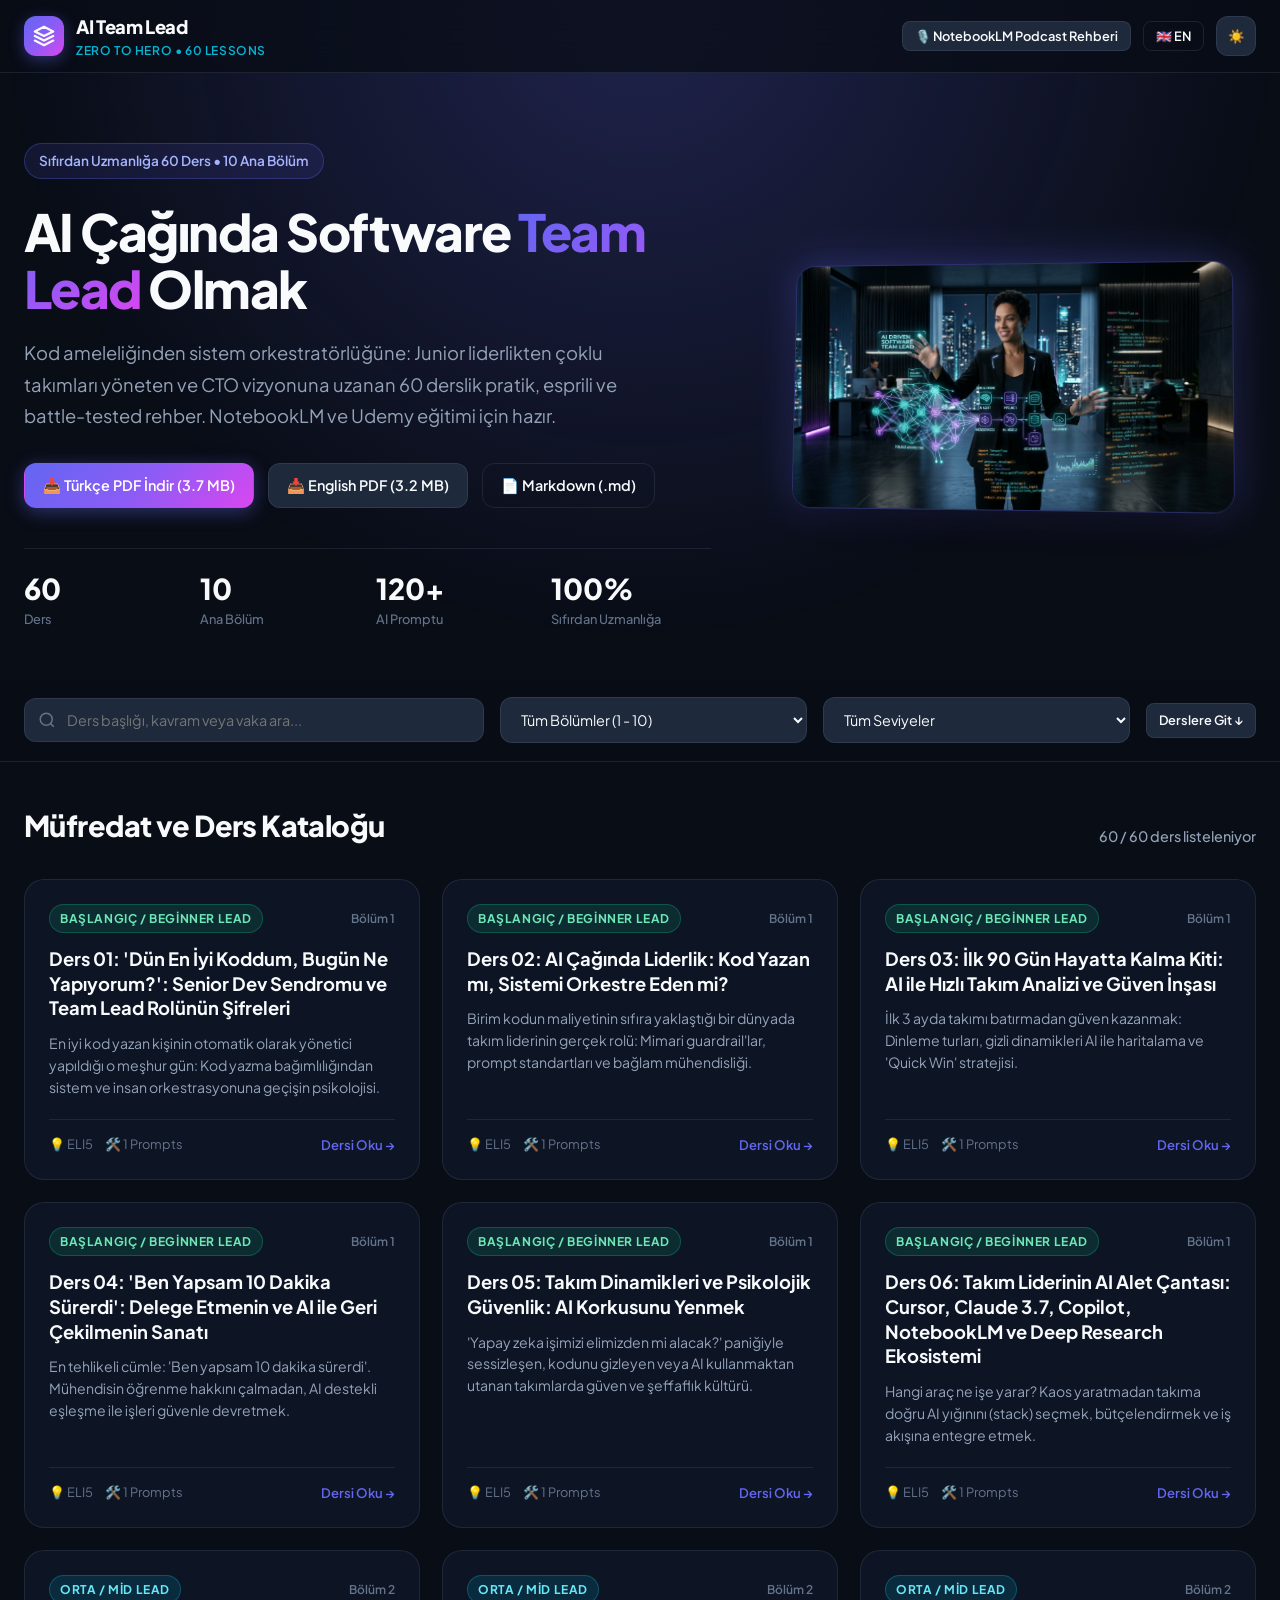
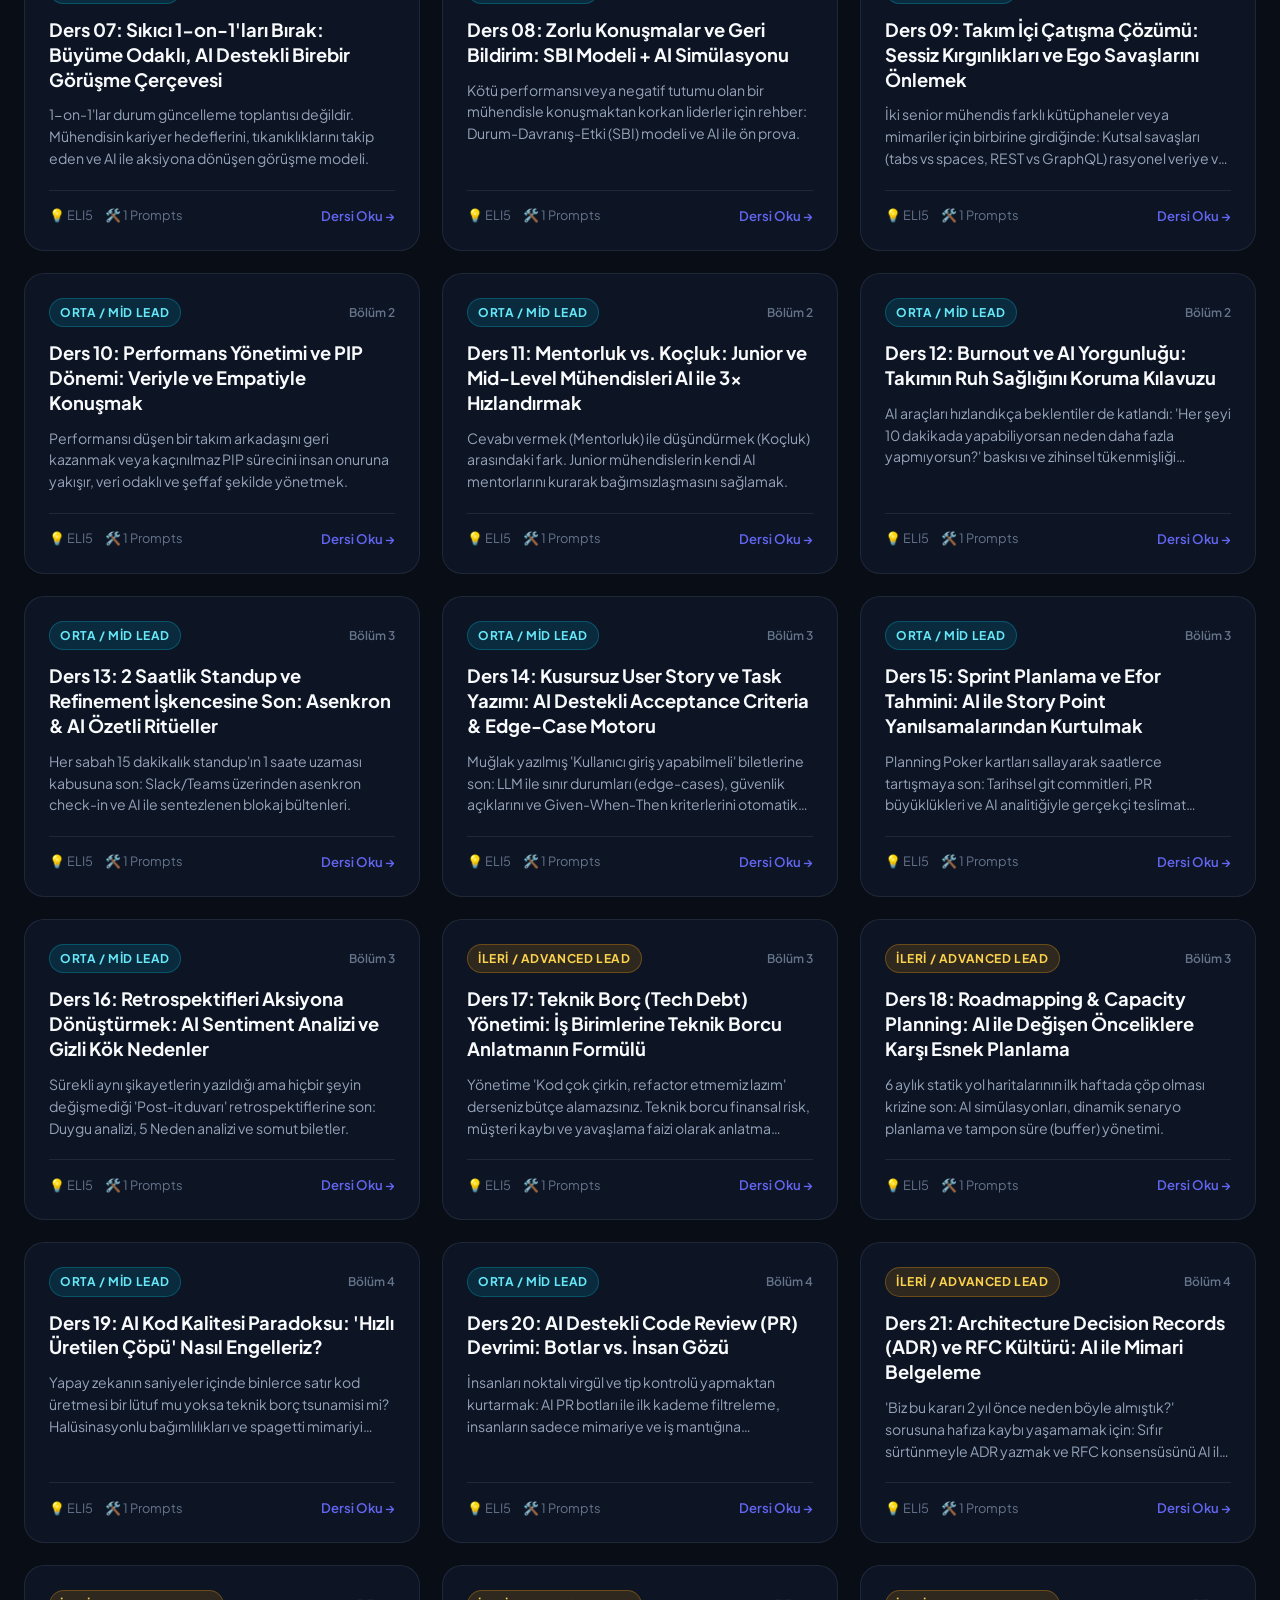
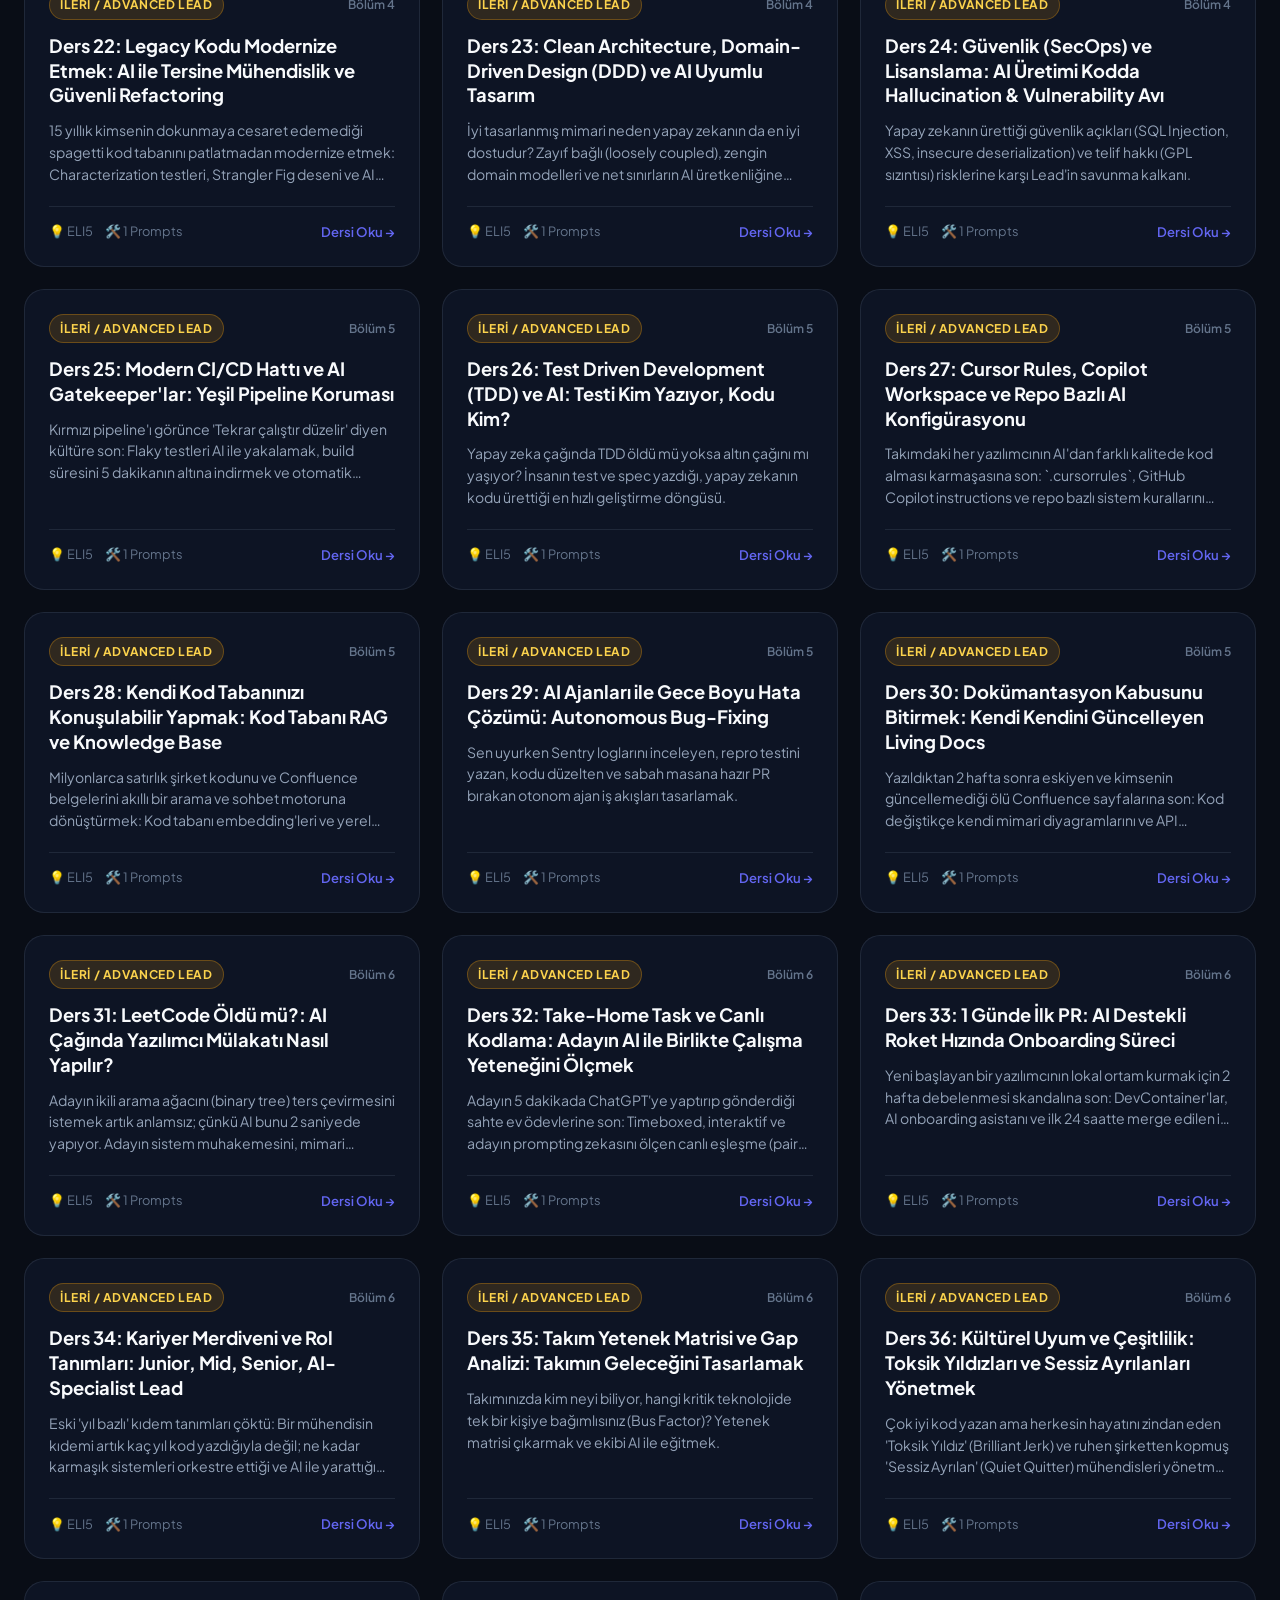
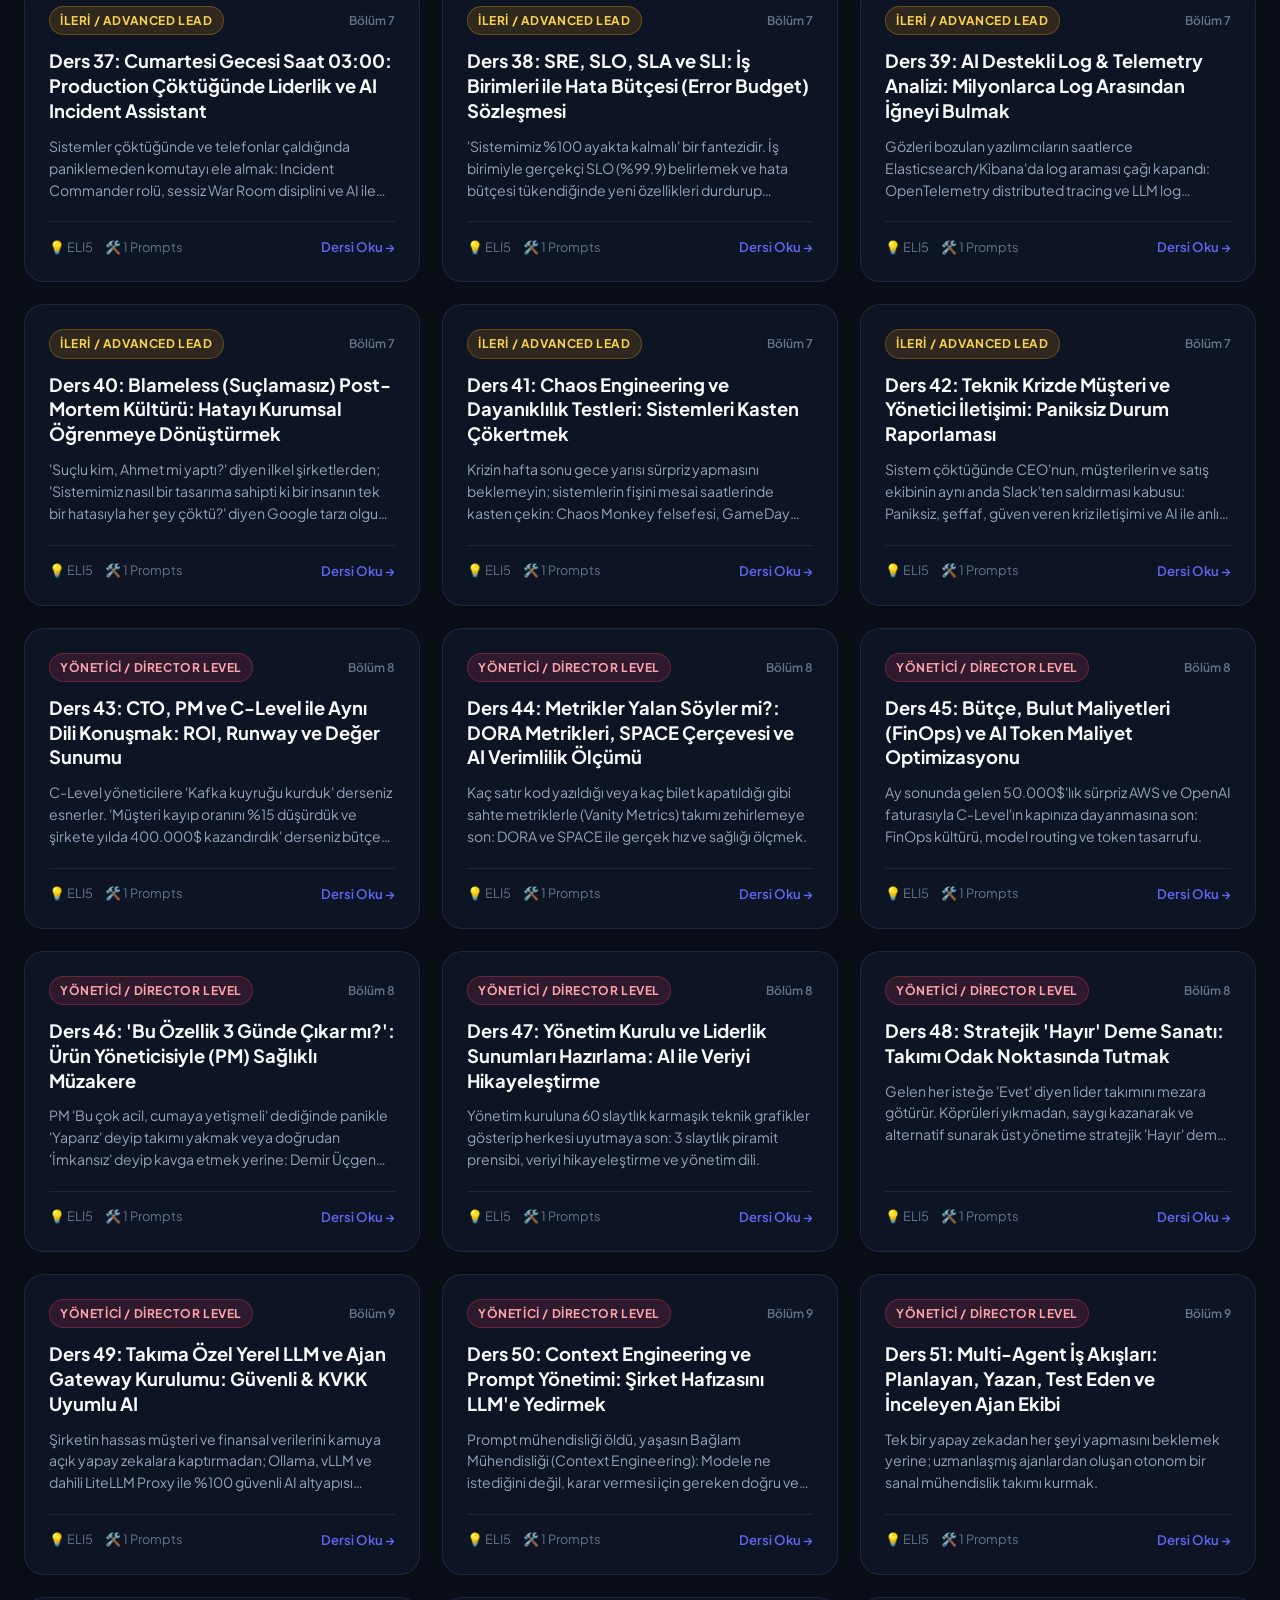
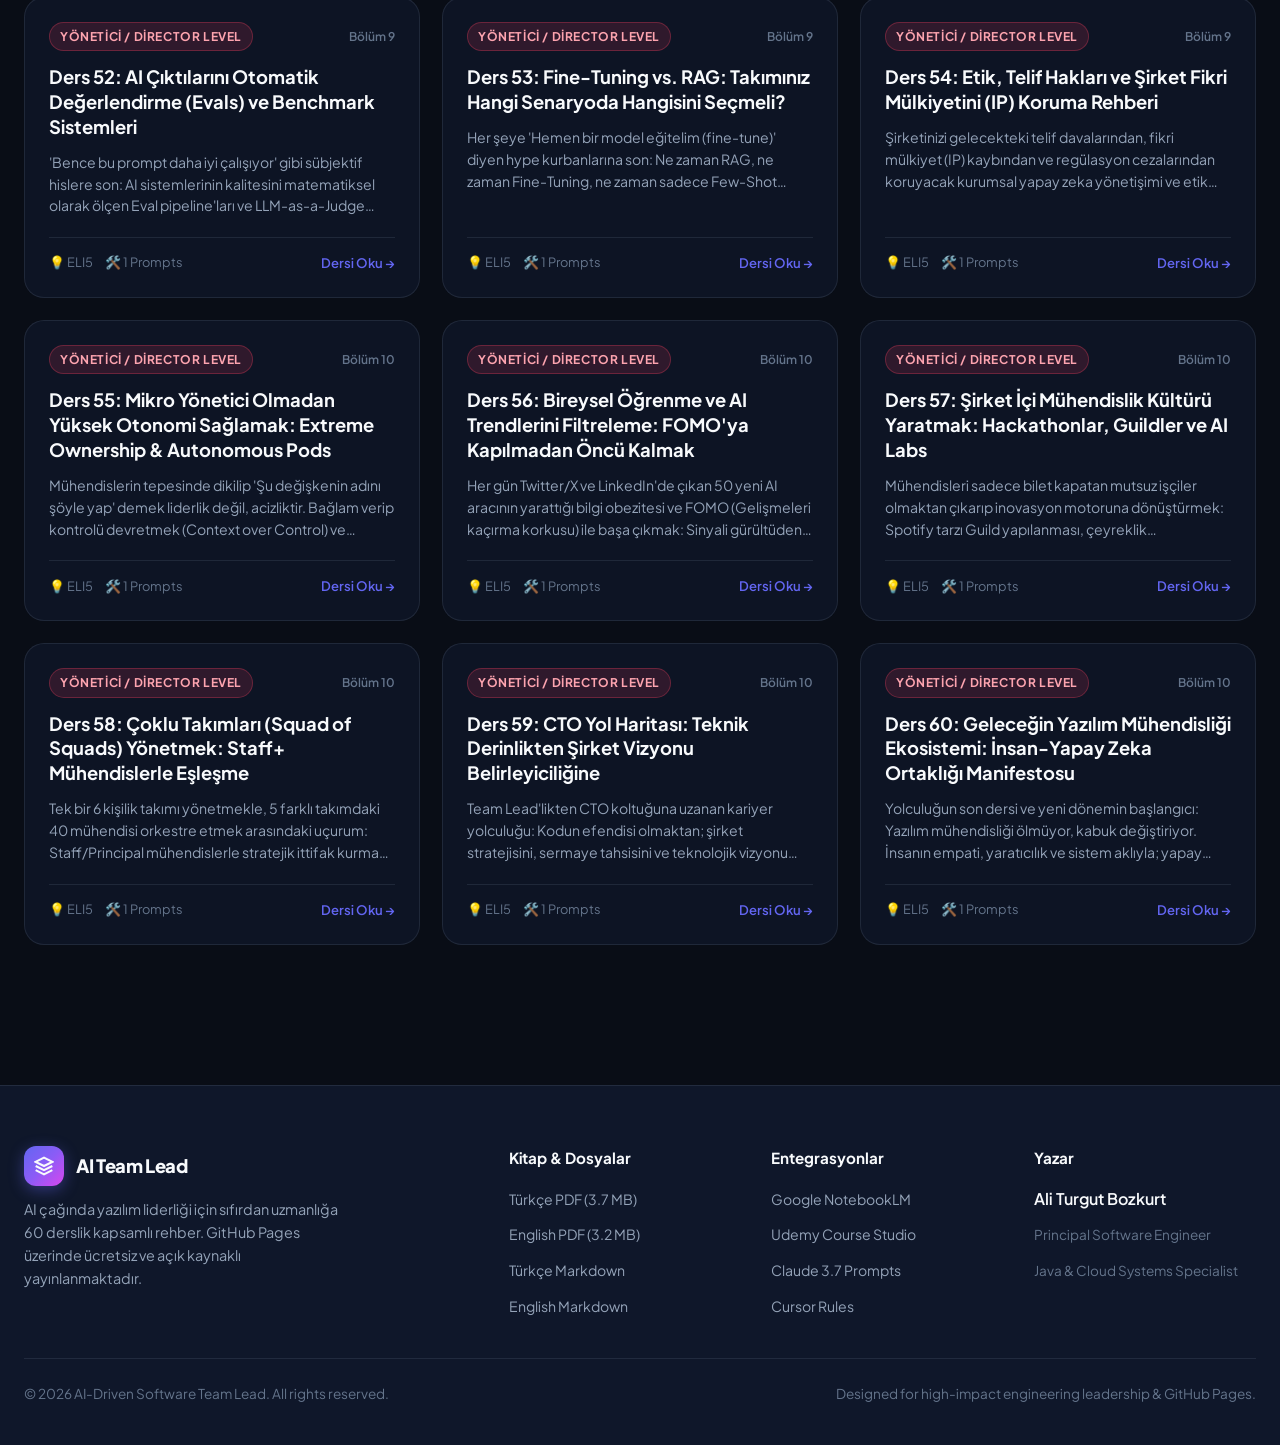
<file: index.html>
<!DOCTYPE html>
<html lang="tr" data-theme="dark">
<head>
  <meta charset="utf-8">
  <meta name="viewport" content="width=device-width, initial-scale=1.0">
  <title>AI Çağında Software Team Lead Olmak | Sıfırdan Uzmanlığa 60 Ders</title>
  
  <!-- SEO Meta Tags -->
  <meta name="description" content="AI Çağında Software Team Lead Olmak: Junior liderlikten çoklu takımlara ve CTO vizyonuna uzanan, 10 ana bölüm ve 60 pratik derslik rehber. NotebookLM ve Udemy eğitimi için hazır.">
  <meta name="keywords" content="Software Team Lead, AI Driven Engineering, Multi-Agent Systems, Tech Lead, Engineering Manager, CTO, DORA, System Design, NotebookLM, Udemy">
  <meta name="author" content="Ali Turgut Bozkurt">

  <!-- OpenGraph Social Tags -->
  <meta property="og:title" content="AI Çağında Software Team Lead Olmak | 60 Derslik Rehber">
  <meta property="og:description" content="Kod ameleliğinden sistem orkestratörlüğüne: Sıfırdan uzmanlığa modern yazılım liderliği.">
  <meta property="og:image" content="assets/cover.jpg">
  <meta property="og:type" content="website">

  <!-- Modern Fonts -->
  <link rel="preconnect" href="https://fonts.googleapis.com">
  <link rel="preconnect" href="https://fonts.gstatic.com" crossorigin>
  <link href="https://fonts.googleapis.com/css2?family=Plus+Jakarta+Sans:wght@300;400;500;600;700;800&family=JetBrains+Mono:wght@400;500;600&display=swap" rel="stylesheet">

  <link rel="stylesheet" href="styles.css">
</head>
<body>

  <!-- Ambient Backdrop Glow -->
  <div class="ambient-glow"></div>

  <!-- Navigation Bar -->
  <header class="navbar">
    <div class="container nav-content">
      <a href="#" class="logo-group">
        <div class="logo-icon">
          <svg width="22" height="22" viewBox="0 0 24 24" fill="none" stroke="currentColor" stroke-width="2.5" stroke-linecap="round" stroke-linejoin="round">
            <polygon points="12 2 2 7 12 12 22 7 12 2"></polygon>
            <polyline points="2 17 12 22 22 17"></polyline>
            <polyline points="2 12 12 17 22 12"></polyline>
          </svg>
        </div>
        <div>
          <div class="logo-text">AI Team Lead</div>
          <div class="logo-tag">Zero to Hero • 60 Lessons</div>
        </div>
      </a>

      <div class="nav-actions">
        <!-- NotebookLM Guide -->
        <button id="notebookLmBtn" class="btn btn-secondary btn-sm" data-i18n="btnNotebookLm">
          🎙️ NotebookLM
        </button>

        <!-- Language Toggle -->
        <button id="langToggle" class="btn btn-outline btn-sm">
          🇬🇧 EN
        </button>

        <!-- Theme Toggle -->
        <button id="themeToggle" class="btn-icon" aria-label="Toggle Theme">
          ☀️
        </button>
      </div>
    </div>
  </header>

  <!-- Hero Section -->
  <main>
    <section class="hero">
      <div class="container hero-grid">
        <div class="hero-left">
          <div class="hero-badge" data-i18n="heroBadge">
            ✨ Sıfırdan Uzmanlığa 60 Ders • 10 Ana Bölüm
          </div>
          <h1 class="hero-title" data-i18n="heroTitle">
            AI Çağında Software <span class="text-gradient">Team Lead</span> Olmak
          </h1>
          <p class="hero-description" data-i18n="heroDesc">
            Kod ameleliğinden sistem orkestratörlüğüne: Junior liderlikten çoklu takımları yöneten ve CTO vizyonuna uzanan 60 derslik pratik, esprili ve battle-tested rehber. NotebookLM ve Udemy eğitimi için hazır.
          </p>

          <div class="hero-actions">
            <a href="books/AI_Driven_Software_Team_Lead_TR.pdf" download class="btn btn-primary" data-i18n="btnDownloadPdf">
              📥 Türkçe PDF İndir (3.7 MB)
            </a>
            <a href="books/AI_Driven_Software_Team_Lead_EN.pdf" download class="btn btn-secondary" data-i18n="btnDownloadEnPdf">
              📥 English PDF (3.2 MB)
            </a>
            <a href="books/AI_Driven_Software_Team_Lead_TR.md" download class="btn btn-outline">
              📄 Markdown (.md)
            </a>
          </div>

          <div class="hero-stats">
            <div class="stat-item">
              <span class="stat-value">60</span>
              <span class="stat-label" data-i18n="statLessons">Ders</span>
            </div>
            <div class="stat-item">
              <span class="stat-value">10</span>
              <span class="stat-label" data-i18n="statModules">Ana Bölüm</span>
            </div>
            <div class="stat-item">
              <span class="stat-value">120+</span>
              <span class="stat-label" data-i18n="statPrompts">AI Promptu</span>
            </div>
            <div class="stat-item">
              <span class="stat-value">100%</span>
              <span class="stat-label" data-i18n="statZeroToHero">Sıfırdan Uzmanlığa</span>
            </div>
          </div>
        </div>

        <div class="hero-right book-showcase">
          <div class="book-card">
            <img src="assets/cover.jpg" alt="AI Driven Software Team Lead Book Cover">
          </div>
        </div>
      </div>
    </section>

    <!-- Controls Toolbar (Search & Filter) -->
    <section class="controls-bar">
      <div class="container controls-grid">
        <!-- Live Search -->
        <div class="search-wrapper">
          <svg class="search-icon" width="18" height="18" viewBox="0 0 24 24" fill="none" stroke="currentColor" stroke-width="2">
            <circle cx="11" cy="11" r="8"></circle>
            <line x1="21" y1="21" x2="16.65" y2="16.65"></line>
          </svg>
          <input type="text" id="searchInput" class="search-input" placeholder="Ders başlığı, kavram veya vaka ara...">
        </div>

        <!-- Module Filter -->
        <div>
          <select id="moduleFilter" class="select-input">
            <option value="all">Tüm Bölümler (1 - 10)</option>
          </select>
        </div>

        <!-- Level Filter -->
        <div>
          <select id="levelFilter" class="select-input">
            <option value="all">Tüm Seviyeler</option>
            <option value="başlangıç">Başlangıç / Beginner</option>
            <option value="orta">Orta / Mid Level</option>
            <option value="ileri">İleri / Advanced</option>
            <option value="yönetici">Yönetici / Director / CTO</option>
          </select>
        </div>

        <!-- Download Dropdown -->
        <div>
          <a href="#curriculum" class="btn btn-secondary btn-sm" onclick="window.scrollTo({top: 600, behavior: 'smooth'})">
            Derslere Git ↓
          </a>
        </div>
      </div>
    </section>

    <!-- Curriculum Section -->
    <section id="curriculum" class="curriculum-section">
      <div class="container">
        <div class="section-header">
          <div>
            <h2 class="section-title" data-i18n="curriculumTitle">Müfredat ve Ders Kataloğu</h2>
          </div>
          <div id="resultsCount" class="results-count">
            60 / 60 ders listeleniyor
          </div>
        </div>

        <!-- Grid of Lessons -->
        <div id="lessonsGrid" class="lessons-grid">
          <!-- Dynamically Rendered by app.js -->
        </div>
      </div>
    </section>
  </main>

  <!-- Interactive Lesson Modal Reader -->
  <div id="lessonModal" class="modal-overlay">
    <div class="modal-dialog">
      <div class="modal-header">
        <div class="modal-header-info">
          <button id="markReadBtn" class="btn btn-outline btn-sm">
            Okundu İşaretle
          </button>
        </div>
        <button id="modalClose" class="btn-icon" aria-label="Close Modal">✕</button>
      </div>

      <div id="modalBody" class="modal-body">
        <!-- Rendered by openLessonModal() -->
      </div>

      <div class="modal-footer">
        <button id="prevLessonBtn" class="btn btn-secondary btn-sm" data-i18n="prevLesson">
          ← Önceki Ders
        </button>
        <button id="nextLessonBtn" class="btn btn-primary btn-sm" data-i18n="nextLesson">
          Sonraki Ders →
        </button>
      </div>
    </div>
  </div>

  <!-- NotebookLM Audio Guide Modal -->
  <div id="notebookLmModal" class="modal-overlay">
    <div class="modal-dialog" style="max-width: 680px;">
      <div class="modal-header">
        <h3 style="font-size: 1.15rem; font-weight: 700; margin: 0;" data-i18n="notebookLmModalTitle">
          🎙️ NotebookLM ile Podcast Rehberi
        </h3>
        <button id="notebookLmClose" class="btn-icon" aria-label="Close">✕</button>
      </div>
      <div class="modal-body">
        <p style="font-size: 0.95rem; color: var(--text-secondary); margin-bottom: 20px; line-height: 1.6;">
          Bu kitaptaki her ders, Google NotebookLM'in <strong>Audio Overview</strong> özelliğine doğrudan beslenebilecek şekilde tasarlanmıştır. Bu sayede her ders için Udemy kursunuzda kullanabileceğiniz 2 sunuculu, eğlenceli ve derinlemesine İngilizce/Türkçe podcastler üretebilirsiniz.
        </p>

        <div class="steps-list" style="margin-bottom: 24px;">
          <div class="step-item">
            <div class="step-num">1</div>
            <div class="step-text" data-i18n="notebookLmStep1">Google NotebookLM'e (notebooklm.google.com) gidin ve yeni bir not defteri açın.</div>
          </div>
          <div class="step-item">
            <div class="step-num">2</div>
            <div class="step-text" data-i18n="notebookLmStep2">'Kaynak Ekle' butonuna basarak `books/tr/AI_Driven_Software_Team_Lead_TR.md` veya PDF dosyasını yükleyin.</div>
          </div>
          <div class="step-item">
            <div class="step-num">3</div>
            <div class="step-text" data-i18n="notebookLmStep3">'Audio Overview' bölümüne gelin, Customize/Özelleştir seçeneğine her dersin sonundaki özel podcast komutunu yapıştırın.</div>
          </div>
          <div class="step-item">
            <div class="step-num">4</div>
            <div class="step-text" data-i18n="notebookLmStep4">'Generate' butonuna basın: İki sanal AI sunucu dersin esprili ve derinlikli bir podcast özetini çıkarsın!</div>
          </div>
        </div>

        <div style="background: var(--bg-tertiary); padding: 16px; border-radius: var(--radius-md); border: 1px solid var(--border-color);">
          <strong style="font-size: 0.88rem; color: var(--accent-cyan);">💡 Udemy Eğitimi İpucu:</strong>
          <p style="font-size: 0.85rem; color: var(--text-secondary); margin-top: 6px;">
            NotebookLM'in ürettiği ses kaydını indirip her dersin başına veya sonuna "Audio Recap" (Sesli Özet) olarak ekleyebilir, dersin slaytlarını ise kitaptaki Given-When-Then ve Comparison tablolarından otomatik üretebilirsiniz.
          </p>
        </div>
      </div>
      <div class="modal-footer" style="justify-content: flex-end;">
        <button class="btn btn-primary btn-sm" onclick="elements.notebookLmClose.click()">
          Anladım, Harika!
        </button>
      </div>
    </div>
  </div>

  <!-- Toast Notification -->
  <div id="toast" class="toast">
    Prompt panoya kopyalandı! 📋
  </div>

  <!-- Footer -->
  <footer class="footer">
    <div class="container">
      <div class="footer-grid">
        <div class="footer-brand">
          <div class="logo-group" style="margin-bottom: 12px;">
            <div class="logo-icon">
              <svg width="20" height="20" viewBox="0 0 24 24" fill="none" stroke="currentColor" stroke-width="2.5">
                <polygon points="12 2 2 7 12 12 22 7 12 2"></polygon>
                <polyline points="2 17 12 22 22 17"></polyline>
                <polyline points="2 12 12 17 22 12"></polyline>
              </svg>
            </div>
            <span class="logo-text">AI Team Lead</span>
          </div>
          <p class="footer-desc">
            AI çağında yazılım liderliği için sıfırdan uzmanlığa 60 derslik kapsamlı rehber. GitHub Pages üzerinde ücretsiz ve açık kaynaklı yayınlanmaktadır.
          </p>
        </div>

        <div>
          <h4 class="footer-title">Kitap & Dosyalar</h4>
          <ul class="footer-links">
            <li><a href="books/AI_Driven_Software_Team_Lead_TR.pdf" download class="footer-link">Türkçe PDF (3.7 MB)</a></li>
            <li><a href="books/AI_Driven_Software_Team_Lead_EN.pdf" download class="footer-link">English PDF (3.2 MB)</a></li>
            <li><a href="books/AI_Driven_Software_Team_Lead_TR.md" download class="footer-link">Türkçe Markdown</a></li>
            <li><a href="books/AI_Driven_Software_Team_Lead_EN.md" download class="footer-link">English Markdown</a></li>
          </ul>
        </div>

        <div>
          <h4 class="footer-title">Entegrasyonlar</h4>
          <ul class="footer-links">
            <li><a href="https://notebooklm.google.com" target="_blank" rel="noreferrer" class="footer-link">Google NotebookLM</a></li>
            <li><a href="https://www.udemy.com" target="_blank" rel="noreferrer" class="footer-link">Udemy Course Studio</a></li>
            <li><a href="https://claude.ai" target="_blank" rel="noreferrer" class="footer-link">Claude 3.7 Prompts</a></li>
            <li><a href="https://cursor.com" target="_blank" rel="noreferrer" class="footer-link">Cursor Rules</a></li>
          </ul>
        </div>

        <div>
          <h4 class="footer-title">Yazar</h4>
          <ul class="footer-links">
            <li><span style="color: var(--text-primary); font-weight: 600;">Ali Turgut Bozkurt</span></li>
            <li><span style="color: var(--text-muted); font-size: 0.85rem;">Principal Software Engineer</span></li>
            <li><span style="color: var(--text-muted); font-size: 0.85rem;">Java & Cloud Systems Specialist</span></li>
          </ul>
        </div>
      </div>

      <div class="footer-bottom">
        <div>
          © 2026 AI-Driven Software Team Lead. All rights reserved.
        </div>
        <div>
          Designed for high-impact engineering leadership & GitHub Pages.
        </div>
      </div>
    </div>
  </footer>

  <!-- Scripts -->
  <script src="data.js"></script>
  <script src="app.js"></script>
</body>
</html>
</file>
<file: styles.css>
/* ===================================================================
   AI-Driven Software Team Lead - Design System & Modern UI
   =================================================================== */

:root {
  --font-sans: 'Plus Jakarta Sans', -apple-system, BlinkMacSystemFont, 'Segoe UI', Roboto, sans-serif;
  --font-mono: 'JetBrains Mono', monospace;

  /* Dark Theme Palette (Default) */
  --bg-primary: #090d16;
  --bg-secondary: #0f172a;
  --bg-tertiary: #1e293b;
  --bg-card: rgba(15, 23, 42, 0.75);
  --bg-card-hover: rgba(30, 41, 59, 0.85);
  --border-color: rgba(148, 163, 184, 0.14);
  --border-glow: rgba(99, 102, 241, 0.35);

  --text-primary: #f8fafc;
  --text-secondary: #94a3b8;
  --text-muted: #64748b;

  --accent-primary: #6366f1;
  --accent-secondary: #8b5cf6;
  --accent-cyan: #06b6d4;
  --accent-emerald: #10b981;
  --accent-amber: #f59e0b;
  --accent-rose: #f43f5e;

  --gradient-brand: linear-gradient(135deg, #6366f1 0%, #8b5cf6 50%, #d946ef 100%);
  --gradient-glow: radial-gradient(circle at 50% 0%, rgba(99, 102, 241, 0.25) 0%, transparent 70%);
  --shadow-card: 0 10px 30px -10px rgba(0, 0, 0, 0.5);
  --shadow-glow: 0 0 40px rgba(99, 102, 241, 0.3);

  --radius-sm: 8px;
  --radius-md: 12px;
  --radius-lg: 20px;
  --radius-xl: 28px;
  --radius-full: 9999px;

  --transition-fast: 0.15s ease;
  --transition-normal: 0.25s cubic-bezier(0.4, 0, 0.2, 1);
  --transition-smooth: 0.4s cubic-bezier(0.16, 1, 0.3, 1);
}

[data-theme="light"] {
  --bg-primary: #f8fafc;
  --bg-secondary: #ffffff;
  --bg-tertiary: #f1f5f9;
  --bg-card: rgba(255, 255, 255, 0.9);
  --bg-card-hover: #ffffff;
  --border-color: rgba(203, 213, 225, 0.7);
  --border-glow: rgba(99, 102, 241, 0.4);

  --text-primary: #0f172a;
  --text-secondary: #475569;
  --text-muted: #94a3b8;

  --shadow-card: 0 10px 30px -10px rgba(0, 0, 0, 0.08);
  --shadow-glow: 0 0 30px rgba(99, 102, 241, 0.15);
}

*, *::before, *::after {
  box-sizing: border-box;
  margin: 0;
  padding: 0;
}

html {
  scroll-behavior: smooth;
}

body {
  font-family: var(--font-sans);
  background-color: var(--bg-primary);
  color: var(--text-primary);
  line-height: 1.6;
  min-height: 100vh;
  overflow-x: hidden;
  transition: background-color var(--transition-normal), color var(--transition-normal);
}

/* Background Atmosphere */
.ambient-glow {
  position: fixed;
  top: 0;
  left: 50%;
  transform: translateX(-50%);
  width: 100vw;
  height: 650px;
  background: var(--gradient-glow);
  pointer-events: none;
  z-index: 0;
}

/* Container */
.container {
  max-width: 1280px;
  margin: 0 auto;
  padding: 0 24px;
  position: relative;
  z-index: 1;
}

/* Navigation */
.navbar {
  position: sticky;
  top: 0;
  z-index: 50;
  backdrop-filter: blur(16px);
  -webkit-backdrop-filter: blur(16px);
  background: rgba(9, 13, 22, 0.75);
  border-bottom: 1px solid var(--border-color);
  transition: background-color var(--transition-normal);
}

[data-theme="light"] .navbar {
  background: rgba(255, 255, 255, 0.85);
}

.nav-content {
  display: flex;
  align-items: center;
  justify-content: space-between;
  height: 72px;
}

.logo-group {
  display: flex;
  align-items: center;
  gap: 12px;
  text-decoration: none;
  color: var(--text-primary);
}

.logo-icon {
  width: 40px;
  height: 40px;
  border-radius: var(--radius-md);
  background: var(--gradient-brand);
  display: flex;
  align-items: center;
  justify-content: center;
  box-shadow: 0 4px 15px rgba(99, 102, 241, 0.4);
}

.logo-text {
  font-weight: 800;
  font-size: 1.15rem;
  letter-spacing: -0.02em;
}

.logo-tag {
  font-size: 0.75rem;
  font-weight: 600;
  color: var(--accent-cyan);
  text-transform: uppercase;
  letter-spacing: 0.05em;
}

.nav-actions {
  display: flex;
  align-items: center;
  gap: 12px;
}

/* Buttons */
.btn {
  display: inline-flex;
  align-items: center;
  justify-content: center;
  gap: 8px;
  padding: 10px 18px;
  font-size: 0.9rem;
  font-weight: 600;
  border-radius: var(--radius-md);
  border: 1px solid transparent;
  cursor: pointer;
  transition: all var(--transition-normal);
  text-decoration: none;
  font-family: inherit;
  white-space: nowrap;
}

.btn-primary {
  background: var(--gradient-brand);
  color: #ffffff;
  box-shadow: 0 4px 18px rgba(99, 102, 241, 0.4);
}

.btn-primary:hover {
  transform: translateY(-2px);
  box-shadow: 0 8px 24px rgba(99, 102, 241, 0.55);
}

.btn-secondary {
  background: var(--bg-tertiary);
  color: var(--text-primary);
  border-color: var(--border-color);
}

.btn-secondary:hover {
  background: var(--bg-card-hover);
  border-color: var(--border-glow);
  transform: translateY(-1px);
}

.btn-outline {
  background: transparent;
  color: var(--text-primary);
  border-color: var(--border-color);
}

.btn-outline:hover {
  border-color: var(--accent-primary);
  color: var(--accent-primary);
  background: rgba(99, 102, 241, 0.08);
}

.btn-sm {
  padding: 6px 12px;
  font-size: 0.8rem;
  border-radius: var(--radius-sm);
}

.btn-icon {
  width: 40px;
  height: 40px;
  padding: 0;
  border-radius: var(--radius-md);
  background: var(--bg-tertiary);
  color: var(--text-primary);
  border: 1px solid var(--border-color);
  display: flex;
  align-items: center;
  justify-content: center;
  cursor: pointer;
  transition: all var(--transition-fast);
}

.btn-icon:hover {
  border-color: var(--accent-primary);
  color: var(--accent-primary);
}

/* Hero Section */
.hero {
  padding: 70px 0 50px;
  position: relative;
}

.hero-grid {
  display: grid;
  grid-template-columns: 1.25fr 0.9fr;
  gap: 50px;
  align-items: center;
}

.hero-badge {
  display: inline-flex;
  align-items: center;
  gap: 8px;
  padding: 6px 14px;
  background: rgba(99, 102, 241, 0.12);
  border: 1px solid rgba(99, 102, 241, 0.3);
  border-radius: var(--radius-full);
  color: #a5b4fc;
  font-size: 0.85rem;
  font-weight: 600;
  margin-bottom: 24px;
}

.hero-title {
  font-size: 3.2rem;
  font-weight: 800;
  line-height: 1.12;
  letter-spacing: -0.03em;
  margin-bottom: 20px;
}

.text-gradient {
  background: var(--gradient-brand);
  -webkit-background-clip: text;
  -webkit-text-fill-color: transparent;
}

.hero-description {
  font-size: 1.15rem;
  color: var(--text-secondary);
  line-height: 1.7;
  margin-bottom: 32px;
  max-width: 600px;
}

.hero-actions {
  display: flex;
  flex-wrap: wrap;
  gap: 14px;
  margin-bottom: 40px;
}

.hero-stats {
  display: grid;
  grid-template-columns: repeat(4, 1fr);
  gap: 16px;
  border-top: 1px solid var(--border-color);
  padding-top: 24px;
}

.stat-item {
  display: flex;
  flex-direction: column;
}

.stat-value {
  font-size: 1.8rem;
  font-weight: 800;
  color: var(--text-primary);
  line-height: 1.1;
}

.stat-label {
  font-size: 0.8rem;
  color: var(--text-muted);
  font-weight: 500;
  margin-top: 4px;
}

/* Book Preview Showcase */
.book-showcase {
  position: relative;
  display: flex;
  justify-content: center;
  align-items: center;
}

.book-card {
  position: relative;
  border-radius: var(--radius-lg);
  overflow: hidden;
  box-shadow: 0 25px 50px -12px rgba(0, 0, 0, 0.6), 0 0 40px rgba(99, 102, 241, 0.35);
  border: 1px solid var(--border-glow);
  transform: perspective(1000px) rotateY(-6deg) rotateX(4deg);
  transition: transform var(--transition-smooth), box-shadow var(--transition-smooth);
}

.book-card:hover {
  transform: perspective(1000px) rotateY(0deg) rotateX(0deg) translateY(-8px);
  box-shadow: 0 30px 60px -10px rgba(0, 0, 0, 0.7), 0 0 60px rgba(99, 102, 241, 0.5);
}

.book-card img {
  display: block;
  width: 100%;
  max-width: 440px;
  height: auto;
}

/* Controls Toolbar (Search & Filters) */
.controls-bar {
  position: sticky;
  top: 72px;
  z-index: 40;
  background: rgba(9, 13, 22, 0.85);
  backdrop-filter: blur(16px);
  -webkit-backdrop-filter: blur(16px);
  border-bottom: 1px solid var(--border-color);
  padding: 18px 0;
  margin-bottom: 40px;
}

[data-theme="light"] .controls-bar {
  background: rgba(255, 255, 255, 0.9);
}

.controls-grid {
  display: grid;
  grid-template-columns: 1.5fr 1fr 1fr auto;
  gap: 16px;
  align-items: center;
}

.search-wrapper {
  position: relative;
}

.search-icon {
  position: absolute;
  left: 14px;
  top: 50%;
  transform: translateY(-50%);
  color: var(--text-muted);
  pointer-events: none;
}

.search-input {
  width: 100%;
  padding: 12px 14px 12px 42px;
  background: var(--bg-tertiary);
  border: 1px solid var(--border-color);
  border-radius: var(--radius-md);
  color: var(--text-primary);
  font-family: inherit;
  font-size: 0.9rem;
  transition: all var(--transition-fast);
}

.search-input:focus {
  outline: none;
  border-color: var(--accent-primary);
  box-shadow: 0 0 0 3px rgba(99, 102, 241, 0.2);
}

.select-input {
  width: 100%;
  padding: 12px 16px;
  background: var(--bg-tertiary);
  border: 1px solid var(--border-color);
  border-radius: var(--radius-md);
  color: var(--text-primary);
  font-family: inherit;
  font-size: 0.9rem;
  cursor: pointer;
}

.select-input:focus {
  outline: none;
  border-color: var(--accent-primary);
}

/* Modules Grid */
.curriculum-section {
  padding-bottom: 80px;
}

.section-header {
  display: flex;
  justify-content: space-between;
  align-items: flex-end;
  margin-bottom: 30px;
}

.section-title {
  font-size: 1.8rem;
  font-weight: 800;
  letter-spacing: -0.02em;
}

.results-count {
  font-size: 0.9rem;
  color: var(--text-secondary);
  font-weight: 500;
}

.lessons-grid {
  display: grid;
  grid-template-columns: repeat(auto-fill, minmax(360px, 1fr));
  gap: 22px;
}

/* Lesson Card */
.lesson-card {
  background: var(--bg-card);
  backdrop-filter: blur(12px);
  -webkit-backdrop-filter: blur(12px);
  border: 1px solid var(--border-color);
  border-radius: var(--radius-lg);
  padding: 24px;
  display: flex;
  flex-direction: column;
  justify-content: space-between;
  transition: all var(--transition-normal);
  cursor: pointer;
  position: relative;
  overflow: hidden;
}

.lesson-card::before {
  content: '';
  position: absolute;
  top: 0;
  left: 0;
  width: 4px;
  height: 100%;
  background: var(--gradient-brand);
  opacity: 0;
  transition: opacity var(--transition-fast);
}

.lesson-card:hover {
  transform: translateY(-4px);
  background: var(--bg-card-hover);
  border-color: var(--border-glow);
  box-shadow: var(--shadow-card);
}

.lesson-card:hover::before {
  opacity: 1;
}

.card-top {
  display: flex;
  justify-content: space-between;
  align-items: center;
  margin-bottom: 14px;
}

.lesson-badge {
  font-size: 0.75rem;
  font-weight: 700;
  padding: 4px 10px;
  border-radius: var(--radius-full);
  text-transform: uppercase;
  letter-spacing: 0.05em;
  background: rgba(99, 102, 241, 0.15);
  color: #a5b4fc;
  border: 1px solid rgba(99, 102, 241, 0.3);
}

.lesson-badge.beginner {
  background: rgba(16, 185, 129, 0.15);
  color: #6ee7b7;
  border-color: rgba(16, 185, 129, 0.3);
}

.lesson-badge.mid {
  background: rgba(6, 182, 212, 0.15);
  color: #67e8f9;
  border-color: rgba(6, 182, 212, 0.3);
}

.lesson-badge.advanced {
  background: rgba(245, 158, 11, 0.15);
  color: #fcd34d;
  border-color: rgba(245, 158, 11, 0.3);
}

.lesson-badge.executive {
  background: rgba(244, 63, 94, 0.15);
  color: #fda4af;
  border-color: rgba(244, 63, 94, 0.3);
}

.module-tag {
  font-size: 0.75rem;
  color: var(--text-muted);
  font-weight: 600;
}

.lesson-card-title {
  font-size: 1.15rem;
  font-weight: 700;
  line-height: 1.35;
  margin-bottom: 12px;
  color: var(--text-primary);
}

.lesson-card-desc {
  font-size: 0.88rem;
  color: var(--text-secondary);
  line-height: 1.55;
  margin-bottom: 20px;
  display: -webkit-box;
  -webkit-line-clamp: 3;
  -webkit-box-orient: vertical;
  overflow: hidden;
}

.card-footer {
  display: flex;
  justify-content: space-between;
  align-items: center;
  border-top: 1px solid var(--border-color);
  padding-top: 14px;
}

.card-meta {
  display: flex;
  gap: 12px;
  font-size: 0.8rem;
  color: var(--text-muted);
}

.meta-pill {
  display: inline-flex;
  align-items: center;
  gap: 5px;
}

.read-btn {
  font-size: 0.82rem;
  font-weight: 600;
  color: var(--accent-primary);
  display: inline-flex;
  align-items: center;
  gap: 4px;
}

/* Modal Reader */
.modal-overlay {
  position: fixed;
  top: 0;
  left: 0;
  right: 0;
  bottom: 0;
  background: rgba(0, 0, 0, 0.75);
  backdrop-filter: blur(8px);
  -webkit-backdrop-filter: blur(8px);
  z-index: 100;
  display: none;
  justify-content: center;
  align-items: center;
  padding: 20px;
  opacity: 0;
  transition: opacity var(--transition-normal);
}

.modal-overlay.active {
  display: flex;
  opacity: 1;
}

.modal-dialog {
  background: var(--bg-secondary);
  border: 1px solid var(--border-color);
  border-radius: var(--radius-xl);
  width: 100%;
  max-width: 920px;
  max-height: 90vh;
  display: flex;
  flex-direction: column;
  box-shadow: 0 25px 60px rgba(0, 0, 0, 0.8);
  overflow: hidden;
  animation: modalPop 0.3s cubic-bezier(0.16, 1, 0.3, 1);
}

@keyframes modalPop {
  from {
    transform: scale(0.96) translateY(10px);
    opacity: 0;
  }
  to {
    transform: scale(1) translateY(0);
    opacity: 1;
  }
}

.modal-header {
  padding: 22px 28px;
  border-bottom: 1px solid var(--border-color);
  display: flex;
  justify-content: space-between;
  align-items: center;
  background: var(--bg-tertiary);
}

.modal-header-info {
  display: flex;
  align-items: center;
  gap: 12px;
}

.modal-body {
  padding: 32px 36px;
  overflow-y: auto;
  flex: 1;
}

.modal-title {
  font-size: 1.7rem;
  font-weight: 800;
  line-height: 1.25;
  margin-bottom: 24px;
}

.reader-section {
  margin-bottom: 32px;
}

.reader-section-title {
  font-size: 1.15rem;
  font-weight: 700;
  color: var(--accent-primary);
  display: flex;
  align-items: center;
  gap: 8px;
  margin-bottom: 14px;
  border-bottom: 1px solid var(--border-color);
  padding-bottom: 6px;
}

.eli5-box {
  background: rgba(99, 102, 241, 0.08);
  border-left: 4px solid var(--accent-primary);
  border-radius: 0 var(--radius-md) var(--radius-md) 0;
  padding: 16px 20px;
  font-size: 1rem;
  font-style: italic;
  color: var(--text-primary);
  line-height: 1.7;
}

.comparison-table-wrapper {
  overflow-x: auto;
  margin-top: 10px;
}

.data-table {
  width: 100%;
  border-collapse: collapse;
  font-size: 0.9rem;
}

.data-table th, .data-table td {
  padding: 12px 16px;
  border: 1px solid var(--border-color);
  text-align: left;
}

.data-table th {
  background: var(--bg-tertiary);
  font-weight: 700;
  color: var(--text-primary);
}

.steps-list {
  display: flex;
  flex-direction: column;
  gap: 10px;
}

.step-item {
  display: flex;
  gap: 12px;
  align-items: flex-start;
  background: var(--bg-tertiary);
  padding: 12px 16px;
  border-radius: var(--radius-md);
  border: 1px solid var(--border-color);
}

.step-num {
  width: 26px;
  height: 26px;
  border-radius: 50%;
  background: var(--accent-primary);
  color: white;
  display: flex;
  align-items: center;
  justify-content: center;
  font-size: 0.8rem;
  font-weight: 700;
  flex-shrink: 0;
}

.step-text {
  font-size: 0.92rem;
  line-height: 1.5;
}

.case-box {
  background: rgba(244, 63, 94, 0.08);
  border-left: 4px solid var(--accent-rose);
  border-radius: 0 var(--radius-md) var(--radius-md) 0;
  padding: 16px 20px;
  font-size: 0.95rem;
  line-height: 1.65;
}

.prompt-card {
  background: var(--bg-tertiary);
  border: 1px solid var(--border-color);
  border-radius: var(--radius-md);
  margin-bottom: 16px;
  overflow: hidden;
}

.prompt-card-header {
  padding: 10px 16px;
  background: rgba(0, 0, 0, 0.2);
  display: flex;
  justify-content: space-between;
  align-items: center;
  border-bottom: 1px solid var(--border-color);
}

.prompt-card-title {
  font-size: 0.88rem;
  font-weight: 600;
  color: var(--text-primary);
}

.prompt-code {
  padding: 16px;
  font-family: var(--font-mono);
  font-size: 0.85rem;
  line-height: 1.55;
  color: #e2e8f0;
  background: #090d16;
  white-space: pre-wrap;
  word-break: break-word;
}

.notebooklm-box {
  background: rgba(16, 185, 129, 0.08);
  border-left: 4px solid var(--accent-emerald);
  border-radius: 0 var(--radius-md) var(--radius-md) 0;
  padding: 16px 20px;
  line-height: 1.65;
}

.udemy-list {
  list-style: none;
  display: flex;
  flex-direction: column;
  gap: 8px;
}

.udemy-item {
  padding: 10px 14px;
  background: var(--bg-tertiary);
  border-radius: var(--radius-sm);
  font-size: 0.88rem;
  display: flex;
  align-items: center;
  gap: 8px;
  border: 1px solid var(--border-color);
}

.modal-footer {
  padding: 16px 28px;
  border-top: 1px solid var(--border-color);
  display: flex;
  justify-content: space-between;
  align-items: center;
  background: var(--bg-tertiary);
}

/* Toast */
.toast {
  position: fixed;
  bottom: 24px;
  right: 24px;
  background: #10b981;
  color: white;
  padding: 12px 20px;
  border-radius: var(--radius-md);
  font-weight: 600;
  box-shadow: 0 10px 25px rgba(0, 0, 0, 0.3);
  z-index: 200;
  transform: translateY(100px);
  opacity: 0;
  transition: all var(--transition-normal);
}

.toast.active {
  transform: translateY(0);
  opacity: 1;
}

/* Footer */
.footer {
  border-top: 1px solid var(--border-color);
  padding: 60px 0 40px;
  background: var(--bg-secondary);
  margin-top: 60px;
}

.footer-grid {
  display: grid;
  grid-template-columns: 2fr 1fr 1fr 1fr;
  gap: 40px;
  margin-bottom: 40px;
}

.footer-brand {
  max-width: 320px;
}

.footer-desc {
  font-size: 0.9rem;
  color: var(--text-secondary);
  margin-top: 12px;
  line-height: 1.6;
}

.footer-title {
  font-size: 0.95rem;
  font-weight: 700;
  margin-bottom: 16px;
  color: var(--text-primary);
}

.footer-links {
  list-style: none;
  display: flex;
  flex-direction: column;
  gap: 10px;
}

.footer-link {
  color: var(--text-secondary);
  text-decoration: none;
  font-size: 0.88rem;
  transition: color var(--transition-fast);
}

.footer-link:hover {
  color: var(--accent-primary);
}

.footer-bottom {
  border-top: 1px solid var(--border-color);
  padding-top: 24px;
  display: flex;
  justify-content: space-between;
  align-items: center;
  font-size: 0.85rem;
  color: var(--text-muted);
}

/* Responsive */
@media (max-width: 1024px) {
  .hero-grid {
    grid-template-columns: 1fr;
    text-align: center;
  }
  .hero-description {
    margin-left: auto;
    margin-right: auto;
  }
  .hero-actions {
    justify-content: center;
  }
  .hero-stats {
    max-width: 500px;
    margin: 0 auto;
  }
  .controls-grid {
    grid-template-columns: 1fr 1fr;
  }
  .footer-grid {
    grid-template-columns: 1fr 1fr;
  }
}

@media (max-width: 640px) {
  .hero-title {
    font-size: 2.2rem;
  }
  .controls-grid {
    grid-template-columns: 1fr;
  }
  .lessons-grid {
    grid-template-columns: 1fr;
  }
  .hero-stats {
    grid-template-columns: repeat(2, 1fr);
  }
  .footer-grid {
    grid-template-columns: 1fr;
  }
}
</file>
